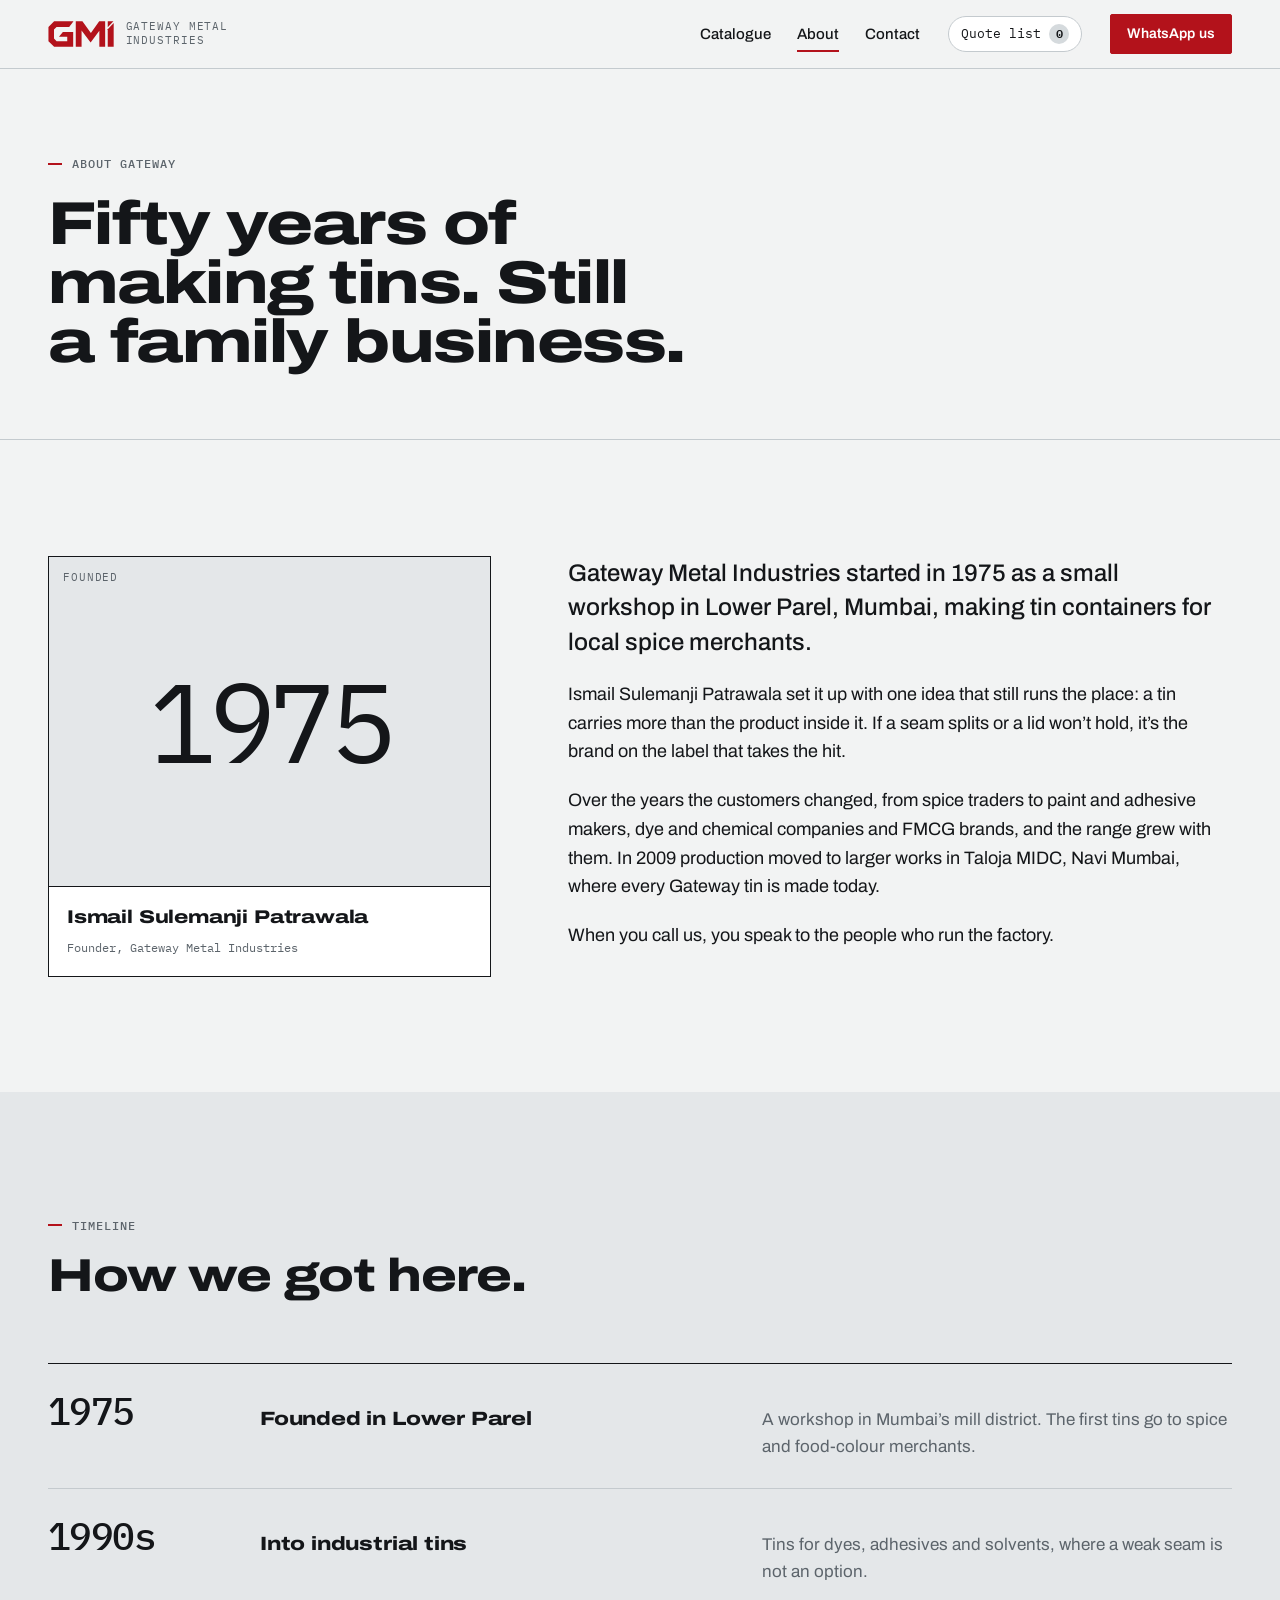
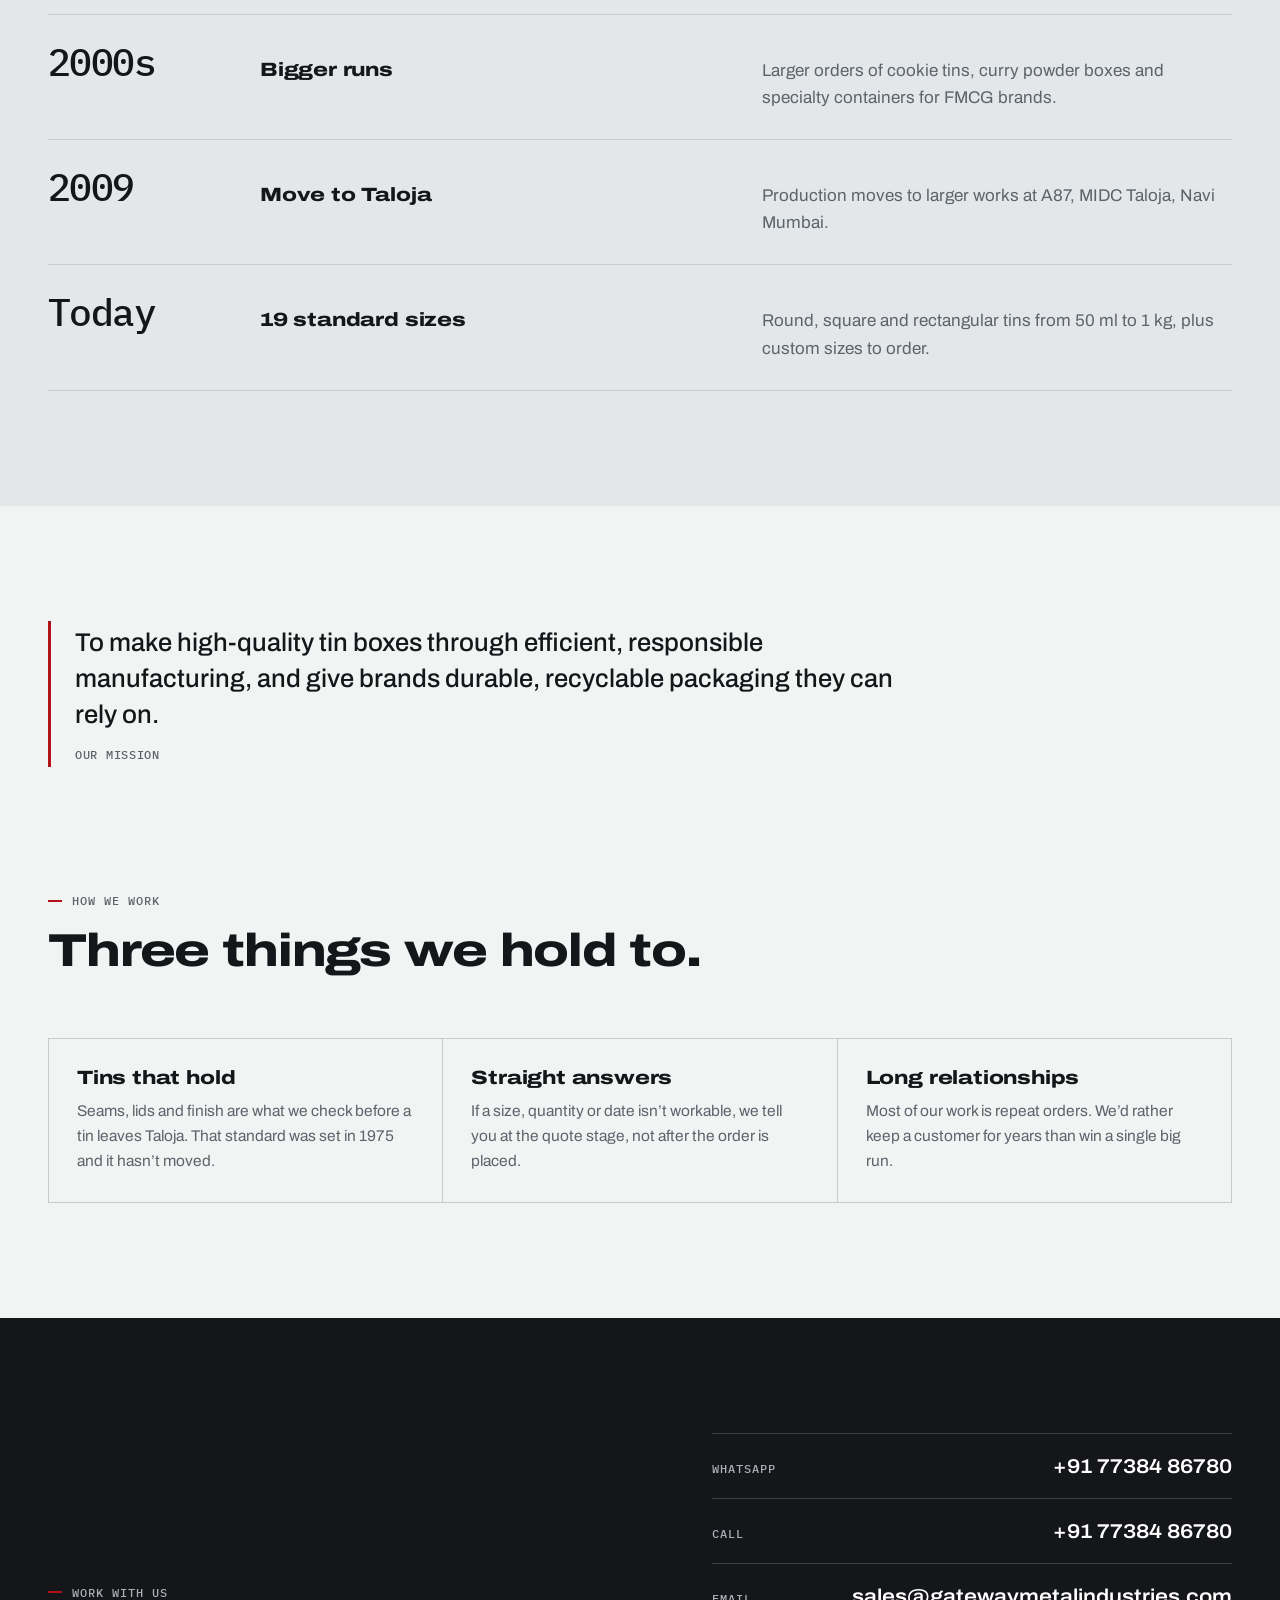
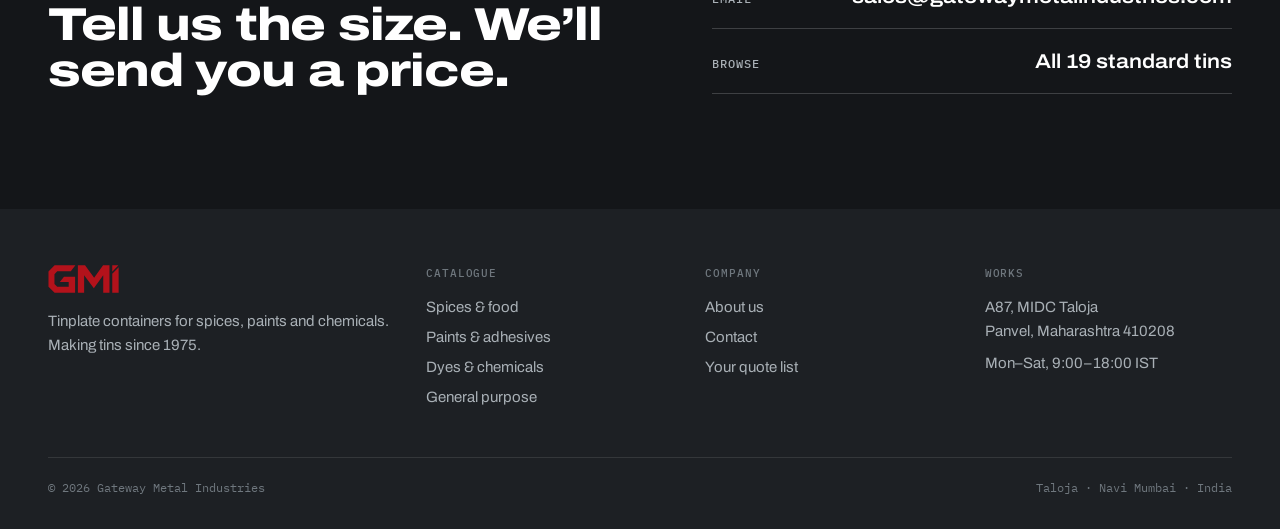
<file: about.html>
<!doctype html>
<html lang="en-IN">
<head>
<meta charset="utf-8">
<meta name="viewport" content="width=device-width, initial-scale=1">
<title>About Gateway Metal Industries · Making tins since 1975</title>
<meta name="description" content="Founded in 1975 by Ismail Sulemanji Patrawala in Lower Parel, Mumbai. Now making tinplate containers at A87, MIDC Taloja, Navi Mumbai.">
<link rel="canonical" href="https://gatewaymetalindustries.com/about.html">
<meta name="theme-color" content="#F2F3F3">
<meta property="og:type" content="website">
<meta property="og:site_name" content="Gateway Metal Industries">
<meta property="og:title" content="About Gateway Metal Industries · Making tins since 1975">
<meta property="og:description" content="Founded in 1975 by Ismail Sulemanji Patrawala in Lower Parel, Mumbai. Now making tinplate containers at A87, MIDC Taloja, Navi Mumbai.">
<meta property="og:image" content="https://gatewaymetalindustries.com/img/og.png">
<meta property="og:image:width" content="1200">
<meta property="og:image:height" content="630">
<meta property="og:image:alt" content="Gateway Metal Industries logo, est. 1975">
<meta name="twitter:card" content="summary_large_image">
<link rel="icon" href="favicon.ico" sizes="any">
<link rel="icon" type="image/png" sizes="32x32" href="favicon-32x32.png">
<link rel="apple-touch-icon" href="apple-touch-icon.png">
<link rel="manifest" href="site.webmanifest">
<link rel="preconnect" href="https://fonts.googleapis.com">
<link rel="preconnect" href="https://fonts.gstatic.com" crossorigin>
<link rel="stylesheet" href="https://fonts.googleapis.com/css2?family=Archivo:wdth,wght@62..125,100..900&family=IBM+Plex+Mono:wght@400;500;600&display=swap">
<link rel="stylesheet" href="assets/site.css">
<script>document.documentElement.classList.add('js')</script>
</head>
<body>
<a class="skip" href="#main">Skip to content</a>

<header class="site-head">
  <div class="wrap">
    <a class="brand" href="index.html" aria-label="Gateway Metal Industries, home"><img src="img/gmi.svg" alt="" width="66" height="26"><span>Gateway Metal<br>Industries</span></a>
    <nav class="nav" aria-label="Main">
      <a href="products.html">Catalogue</a>
      <a href="about.html" aria-current="page">About</a>
      <a href="contact.html">Contact</a>
    </nav>
    <a class="quote-pill" href="contact.html#quote">Quote list <b data-quote-count>0</b></a>
    <a class="btn btn--red btn--sm btn--wa-head" href="https://wa.me/917738486780" target="_blank" rel="noopener">WhatsApp us</a>
    <button class="menu-btn" type="button" aria-label="Open menu" aria-expanded="false" aria-controls="sheet"><span></span></button>
  </div>
</header>

<div class="sheet" id="sheet" role="dialog" aria-modal="true" aria-label="Menu">
  <div class="sheet-top">
    <img src="img/gmi.svg" alt="Gateway Metal Industries" width="66" height="26">
    <button class="sheet-close" type="button" aria-label="Close menu">×</button>
  </div>
  <nav aria-label="Mobile">
    <a href="index.html">Home <small>Start</small></a>
    <a href="products.html">Catalogue <small>19 tins</small></a>
    <a href="about.html" aria-current="page">About <small>Since 1975</small></a>
    <a href="contact.html">Contact <small>Get a quote</small></a>
  </nav>
  <div class="sheet-foot">
    <a class="btn btn--red" href="https://wa.me/917738486780" target="_blank" rel="noopener">WhatsApp +91 77384 86780</a>
    <a class="btn" href="tel:+917738486780">Call us</a>
  </div>
</div>

<main id="main">
  <header class="page-head">
    <div class="wrap">
      <p class="eyebrow">About Gateway</p>
      <h1 class="display">Fifty years of making tins. Still a family business.</h1>
    </div>
  </header>

  <section class="band">
    <div class="wrap story">
      <aside class="story-side">
        <div class="founder-card">
          <div class="mark"><small>Founded</small><span>1975</span></div>
          <div class="who"><b>Ismail Sulemanji Patrawala</b><span>Founder, Gateway Metal Industries</span></div>
        </div>
      </aside>
      <div class="prose">
        <p class="first">Gateway Metal Industries started in 1975 as a small workshop in Lower Parel, Mumbai, making tin containers for local spice merchants.</p>
        <p>Ismail Sulemanji Patrawala set it up with one idea that still runs the place: a tin carries more than the product inside it. If a seam splits or a lid won’t hold, it’s the brand on the label that takes the hit.</p>
        <p>Over the years the customers changed, from spice traders to paint and adhesive makers, dye and chemical companies and FMCG brands, and the range grew with them. In 2009 production moved to larger works in Taloja MIDC, Navi Mumbai, where every Gateway tin is made today.</p>
        <p>When you call us, you speak to the people who run the factory.</p>
      </div>
    </div>
  </section>

  <section class="band band--tin">
    <div class="wrap">
      <div class="band-head">
        <div>
          <p class="eyebrow">Timeline</p>
          <h2 class="h2">How we got here.</h2>
        </div>
      </div>
      <div class="timeline">
        <div class="t-row rise"><b>1975</b><h3 class="h3">Founded in Lower Parel</h3><p>A workshop in Mumbai’s mill district. The first tins go to spice and food-colour merchants.</p></div>
        <div class="t-row rise"><b>1990s</b><h3 class="h3">Into industrial tins</h3><p>Tins for dyes, adhesives and solvents, where a weak seam is not an option.</p></div>
        <div class="t-row rise"><b>2000s</b><h3 class="h3">Bigger runs</h3><p>Larger orders of cookie tins, curry powder boxes and specialty containers for FMCG brands.</p></div>
        <div class="t-row rise"><b>2009</b><h3 class="h3">Move to Taloja</h3><p>Production moves to larger works at A87, MIDC Taloja, Navi Mumbai.</p></div>
        <div class="t-row rise"><b>Today</b><h3 class="h3">19 standard sizes</h3><p>Round, square and rectangular tins from 50 ml to 1 kg, plus custom sizes to order.</p></div>
      </div>
    </div>
  </section>

  <section class="band">
    <div class="wrap">
      <blockquote class="mission rise">
        To make high-quality tin boxes through efficient, responsible manufacturing, and give brands durable, recyclable packaging they can rely on.
        <cite>Our mission</cite>
      </blockquote>
    </div>
  </section>

  <section class="band" style="padding-top:0">
    <div class="wrap">
      <div class="band-head">
        <div>
          <p class="eyebrow">How we work</p>
          <h2 class="h2">Three things we hold to.</h2>
        </div>
      </div>
      <div class="principles rise">
        <div><h3 class="h3">Tins that hold</h3><p>Seams, lids and finish are what we check before a tin leaves Taloja. That standard was set in 1975 and it hasn’t moved.</p></div>
        <div><h3 class="h3">Straight answers</h3><p>If a size, quantity or date isn’t workable, we tell you at the quote stage, not after the order is placed.</p></div>
        <div><h3 class="h3">Long relationships</h3><p>Most of our work is repeat orders. We’d rather keep a customer for years than win a single big run.</p></div>
      </div>
    </div>
  </section>

  <section class="band band--ink">
    <div class="wrap cta">
      <div>
        <p class="eyebrow">Work with us</p>
        <h2 class="h2">Tell us the size. We’ll send you a price.</h2>
      </div>
      <div class="cta-lines">
        <a href="https://wa.me/917738486780" target="_blank" rel="noopener"><span class="label">WhatsApp</span><span>+91 77384 86780</span></a>
        <a href="tel:+917738486780"><span class="label">Call</span><span>+91 77384 86780</span></a>
        <a href="mailto:sales@gatewaymetalindustries.com"><span class="label">Email</span><span>sales@gatewaymetalindustries.com</span></a>
        <a href="products.html"><span class="label">Browse</span><span>All 19 standard tins</span></a>
      </div>
    </div>
  </section>
</main>

<footer class="site-foot">
  <div class="wrap">
    <div class="foot-grid">
      <div class="brand-foot">
        <img src="img/gmi.svg" alt="Gateway Metal Industries" width="71" height="28">
        <p>Tinplate containers for spices, paints and chemicals. Making tins since 1975.</p>
      </div>
      <div>
        <h2>Catalogue</h2>
        <ul>
          <li><a href="products.html?use=spice">Spices &amp; food</a></li>
          <li><a href="products.html?use=paint">Paints &amp; adhesives</a></li>
          <li><a href="products.html?use=chemical">Dyes &amp; chemicals</a></li>
          <li><a href="products.html?use=general">General purpose</a></li>
        </ul>
      </div>
      <div>
        <h2>Company</h2>
        <ul>
          <li><a href="about.html">About us</a></li>
          <li><a href="contact.html">Contact</a></li>
          <li><a href="contact.html#quote">Your quote list</a></li>
        </ul>
      </div>
      <div>
        <h2>Works</h2>
        <p>A87, MIDC Taloja<br>Panvel, Maharashtra 410208</p>
        <p style="margin-top:8px">Mon–Sat, 9:00–18:00 IST</p>
      </div>
    </div>
    <div class="foot-base">
      <span>© <span data-year>2026</span> Gateway Metal Industries</span>
      <span>Taloja · Navi Mumbai · India</span>
    </div>
  </div>
</footer>

<script src="assets/products.js"></script>
<script src="assets/site.js"></script>
</body>
</html>
</file>
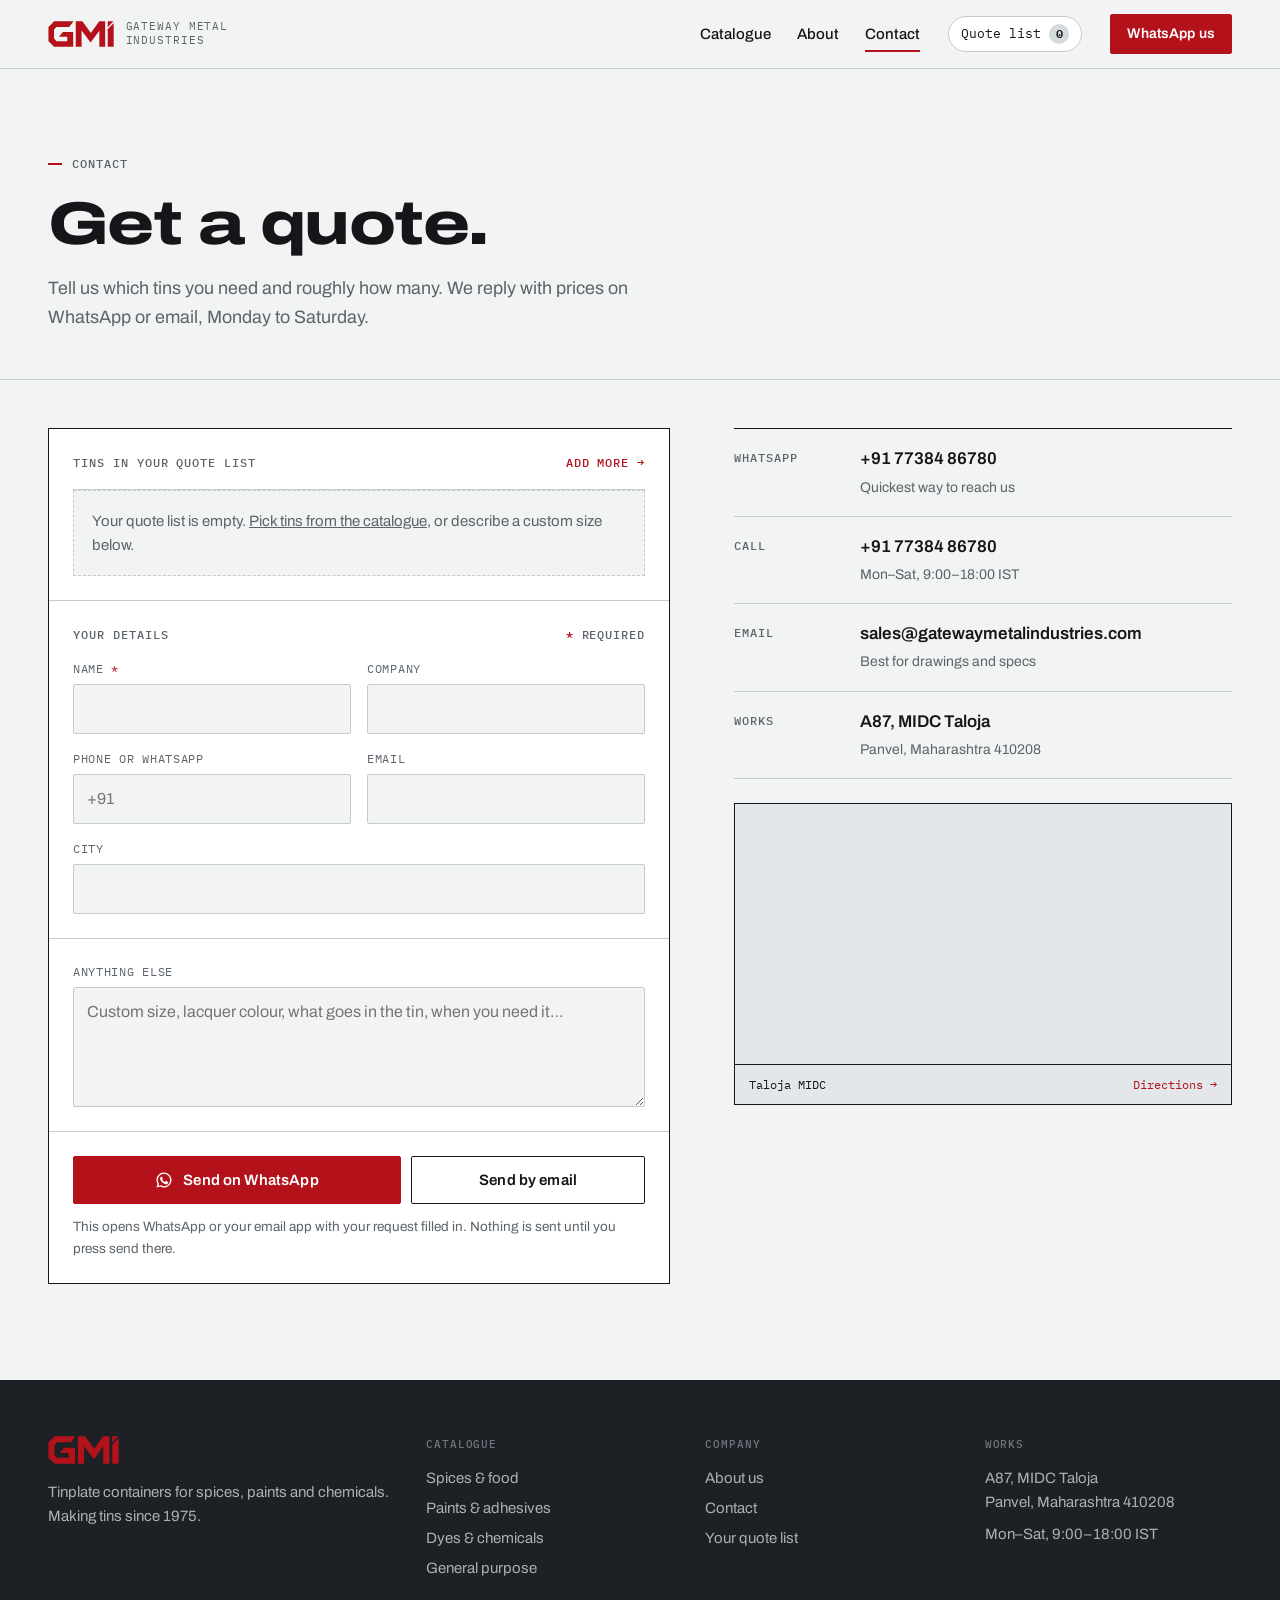
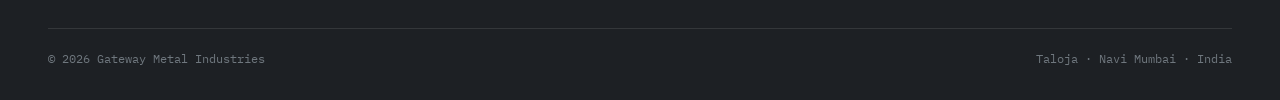
<file: contact.html>
<!doctype html>
<html lang="en-IN">
<head>
<meta charset="utf-8">
<meta name="viewport" content="width=device-width, initial-scale=1">
<title>Get a quote · Contact Gateway Metal Industries</title>
<meta name="description" content="Send your tin sizes and quantities on WhatsApp or email. A87, MIDC Taloja, Panvel, Maharashtra 410208. +91 77384 86780.">
<link rel="canonical" href="https://gatewaymetalindustries.com/contact.html">
<meta name="theme-color" content="#F2F3F3">
<meta property="og:type" content="website">
<meta property="og:site_name" content="Gateway Metal Industries">
<meta property="og:title" content="Get a quote · Contact Gateway Metal Industries">
<meta property="og:description" content="Send your tin sizes and quantities on WhatsApp or email. A87, MIDC Taloja, Panvel, Maharashtra 410208. +91 77384 86780.">
<meta property="og:image" content="https://gatewaymetalindustries.com/img/og.png">
<meta property="og:image:width" content="1200">
<meta property="og:image:height" content="630">
<meta property="og:image:alt" content="Gateway Metal Industries logo, est. 1975">
<meta name="twitter:card" content="summary_large_image">
<link rel="icon" href="favicon.ico" sizes="any">
<link rel="icon" type="image/png" sizes="32x32" href="favicon-32x32.png">
<link rel="apple-touch-icon" href="apple-touch-icon.png">
<link rel="manifest" href="site.webmanifest">
<link rel="preconnect" href="https://fonts.googleapis.com">
<link rel="preconnect" href="https://fonts.gstatic.com" crossorigin>
<link rel="stylesheet" href="https://fonts.googleapis.com/css2?family=Archivo:wdth,wght@62..125,100..900&family=IBM+Plex+Mono:wght@400;500;600&display=swap">
<link rel="stylesheet" href="assets/site.css">
<script>document.documentElement.classList.add('js')</script>
</head>
<body>
<a class="skip" href="#main">Skip to content</a>

<header class="site-head">
  <div class="wrap">
    <a class="brand" href="index.html" aria-label="Gateway Metal Industries, home"><img src="img/gmi.svg" alt="" width="66" height="26"><span>Gateway Metal<br>Industries</span></a>
    <nav class="nav" aria-label="Main">
      <a href="products.html">Catalogue</a>
      <a href="about.html">About</a>
      <a href="contact.html" aria-current="page">Contact</a>
    </nav>
    <a class="quote-pill" href="contact.html#quote">Quote list <b data-quote-count>0</b></a>
    <a class="btn btn--red btn--sm btn--wa-head" href="https://wa.me/917738486780" target="_blank" rel="noopener">WhatsApp us</a>
    <button class="menu-btn" type="button" aria-label="Open menu" aria-expanded="false" aria-controls="sheet"><span></span></button>
  </div>
</header>

<div class="sheet" id="sheet" role="dialog" aria-modal="true" aria-label="Menu">
  <div class="sheet-top">
    <img src="img/gmi.svg" alt="Gateway Metal Industries" width="66" height="26">
    <button class="sheet-close" type="button" aria-label="Close menu">×</button>
  </div>
  <nav aria-label="Mobile">
    <a href="index.html">Home <small>Start</small></a>
    <a href="products.html">Catalogue <small>19 tins</small></a>
    <a href="about.html">About <small>Since 1975</small></a>
    <a href="contact.html" aria-current="page">Contact <small>Get a quote</small></a>
  </nav>
  <div class="sheet-foot">
    <a class="btn btn--red" href="https://wa.me/917738486780" target="_blank" rel="noopener">WhatsApp +91 77384 86780</a>
    <a class="btn" href="tel:+917738486780">Call us</a>
  </div>
</div>

<main id="main">
  <header class="page-head">
    <div class="wrap">
      <p class="eyebrow">Contact</p>
      <h1 class="display">Get a quote.</h1>
      <p class="lede">Tell us which tins you need and roughly how many. We reply with prices on WhatsApp or email, Monday to Saturday.</p>
    </div>
  </header>

  <div class="wrap contact">
    <form class="form" id="quote" novalidate>
      <div class="form-sec">
        <p class="label"><span>Tins in your quote list</span><a class="red" href="products.html" style="text-decoration:none">Add more →</a></p>
        <div class="qlist" id="qlist"></div>
        <p class="qempty" id="qempty">Your quote list is empty. <a href="products.html">Pick tins from the catalogue</a>, or describe a custom size below.</p>
      </div>

      <div class="form-sec">
        <p class="label"><span>Your details</span><span><i class="red" style="font-style:normal">*</i> required</span></p>
        <div class="fields">
          <div class="field" id="f-name">
            <label for="name">Name <i>*</i></label>
            <input id="name" name="name" autocomplete="name" required>
            <span class="err">Enter your name.</span>
          </div>
          <div class="field">
            <label for="company">Company</label>
            <input id="company" name="company" autocomplete="organization">
          </div>
          <div class="field" id="f-phone">
            <label for="phone">Phone or WhatsApp</label>
            <input id="phone" name="phone" type="tel" inputmode="tel" autocomplete="tel" placeholder="+91">
            <span class="err">Enter a phone number or an email address.</span>
          </div>
          <div class="field" id="f-email">
            <label for="email">Email</label>
            <input id="email" name="email" type="email" inputmode="email" autocomplete="email">
            <span class="err">Enter a valid email address, like name@company.com.</span>
          </div>
          <div class="field full">
            <label for="city">City</label>
            <input id="city" name="city" autocomplete="address-level2">
          </div>
        </div>
      </div>

      <div class="form-sec">
        <div class="field full" id="f-msg">
          <label for="msg">Anything else</label>
          <textarea id="msg" name="msg" placeholder="Custom size, lacquer colour, what goes in the tin, when you need it…"></textarea>
          <span class="err">Add at least one tin to your list, or describe what you need here.</span>
        </div>
      </div>

      <div class="form-sec">
        <div class="send">
          <button class="btn btn--red" type="submit" data-via="wa">
            <svg viewBox="0 0 24 24" fill="currentColor" aria-hidden="true"><path d="M12 2a10 10 0 0 0-8.6 15.1L2 22l5-1.3A10 10 0 1 0 12 2Zm0 18.2a8.2 8.2 0 0 1-4.2-1.1l-.3-.2-3 .8.8-2.9-.2-.3A8.2 8.2 0 1 1 12 20.2Zm4.5-6.1c-.2-.1-1.5-.7-1.7-.8-.2-.1-.4-.1-.6.1l-.8 1c-.1.2-.3.2-.5.1a6.7 6.7 0 0 1-3.3-2.9c-.2-.4.2-.4.7-1.3.1-.2 0-.3 0-.4l-.8-1.8c-.2-.5-.4-.4-.6-.4h-.5a1 1 0 0 0-.7.3 3 3 0 0 0-.9 2.2 5.2 5.2 0 0 0 1.1 2.7 11.8 11.8 0 0 0 4.5 4c1.7.7 2.3.8 3.2.6.5-.1 1.5-.6 1.7-1.2.2-.6.2-1.1.2-1.2-.1-.1-.3-.2-.5-.3Z"/></svg>
            Send on WhatsApp
          </button>
          <button class="btn" type="submit" data-via="email">Send by email</button>
        </div>
        <p class="send-note">This opens WhatsApp or your email app with your request filled in. Nothing is sent until you press send there.</p>
      </div>
    </form>

    <aside>
      <div class="direct">
        <a href="https://wa.me/917738486780" target="_blank" rel="noopener"><span class="label">WhatsApp</span><span><strong>+91 77384 86780</strong><small>Quickest way to reach us</small></span></a>
        <a href="tel:+917738486780"><span class="label">Call</span><span><strong>+91 77384 86780</strong><small>Mon–Sat, 9:00–18:00 IST</small></span></a>
        <a href="mailto:sales@gatewaymetalindustries.com"><span class="label">Email</span><span><strong>sales@gatewaymetalindustries.com</strong><small>Best for drawings and specs</small></span></a>
        <div class="line" id="visit"><span class="label">Works</span><span><strong>A87, MIDC Taloja</strong><small>Panvel, Maharashtra 410208</small></span></div>
      </div>
      <div class="map">
        <iframe src="https://maps.google.com/maps?q=Gateway+Metal+Industries,+A87,+MIDC+Taloja,+Panvel,+Maharashtra+410208&z=14&output=embed" loading="lazy" referrerpolicy="no-referrer-when-downgrade" title="Map of Gateway Metal Industries, Taloja"></iframe>
        <div class="map-foot"><span>Taloja MIDC</span><a href="https://www.google.com/maps/search/?api=1&query=Gateway+Metal+Industries+Taloja+Panvel" target="_blank" rel="noopener">Directions →</a></div>
      </div>
    </aside>
  </div>
</main>

<footer class="site-foot">
  <div class="wrap">
    <div class="foot-grid">
      <div class="brand-foot">
        <img src="img/gmi.svg" alt="Gateway Metal Industries" width="71" height="28">
        <p>Tinplate containers for spices, paints and chemicals. Making tins since 1975.</p>
      </div>
      <div>
        <h2>Catalogue</h2>
        <ul>
          <li><a href="products.html?use=spice">Spices &amp; food</a></li>
          <li><a href="products.html?use=paint">Paints &amp; adhesives</a></li>
          <li><a href="products.html?use=chemical">Dyes &amp; chemicals</a></li>
          <li><a href="products.html?use=general">General purpose</a></li>
        </ul>
      </div>
      <div>
        <h2>Company</h2>
        <ul>
          <li><a href="about.html">About us</a></li>
          <li><a href="contact.html">Contact</a></li>
          <li><a href="contact.html#quote">Your quote list</a></li>
        </ul>
      </div>
      <div>
        <h2>Works</h2>
        <p>A87, MIDC Taloja<br>Panvel, Maharashtra 410208</p>
        <p style="margin-top:8px">Mon–Sat, 9:00–18:00 IST</p>
      </div>
    </div>
    <div class="foot-base">
      <span>© <span data-year>2026</span> Gateway Metal Industries</span>
      <span>Taloja · Navi Mumbai · India</span>
    </div>
  </div>
</footer>

<script src="assets/products.js"></script>
<script src="assets/site.js"></script>
<script src="assets/contact.js"></script>
</body>
</html>
</file>
<file: assets/site.css>
/* Gateway Metal Industries — site styles
   Palette: tinplate greys, graphite ink, GMI red (from the logo) used like
   dimension lines on an engineering drawing. */

:root {
  --paper: #F2F3F3;
  --tin: #E4E7E9;
  --tin-2: #D5DADD;
  --rule: #C4CACE;
  --steel: #5C646B;
  --ink: #141619;
  --ink-2: #1D2024;
  --red: #B3121B;
  --red-ink: #8F0E15;
  --white: #FFFFFF;

  --sans: 'Archivo', system-ui, -apple-system, 'Segoe UI', sans-serif;
  --mono: 'IBM Plex Mono', ui-monospace, 'SF Mono', Menlo, monospace;

  --gutter: clamp(16px, 4vw, 48px);
  --max: 1280px;
  --nav-h: 68px;
  --radius: 2px;
  --ease: cubic-bezier(.2, .7, .1, 1);
}

*, *::before, *::after { box-sizing: border-box; }
html { -webkit-text-size-adjust: 100%; overflow-x: clip; scroll-padding-top: calc(var(--nav-h) + 16px); }
body {
  margin: 0;
  background: var(--paper);
  color: var(--ink);
  font-family: var(--sans);
  font-stretch: 100%;
  font-size: 17px;
  line-height: 1.6;
  overflow-x: clip;
  -webkit-font-smoothing: antialiased;
}
img, svg, canvas { display: block; max-width: 100%; }
a { color: inherit; }
button, input, select, textarea { font: inherit; color: inherit; }
h1, h2, h3, h4, p, ul, ol, dl, dd, figure, blockquote { margin: 0; }
ul, ol { padding: 0; list-style: none; }

:focus-visible { outline: 2px solid var(--red); outline-offset: 3px; }

.skip {
  position: absolute; left: 12px; top: -60px; z-index: 100;
  background: var(--ink); color: var(--white); padding: 10px 14px; text-decoration: none;
}
.skip:focus { top: 12px; }

.wrap { width: 100%; max-width: var(--max); margin-inline: auto; padding-inline: var(--gutter); }

/* ── Type ─────────────────────────────────────────── */
.display, .h2, .h3 {
  font-family: var(--sans);
  font-stretch: 125%;
  font-weight: 800;
  letter-spacing: -.025em;
  text-wrap: balance;
}
.display { font-size: clamp(1.95rem, 3.6vw + .9rem, 4.3rem); line-height: .97; }
.h2 { font-size: clamp(1.9rem, 3.6vw, 3.1rem); line-height: 1; }
.h3 { font-size: 1.2rem; line-height: 1.15; letter-spacing: -.01em; }
.lede { font-size: clamp(1.05rem, 1.4vw, 1.2rem); color: var(--steel); max-width: 34em; }
.muted { color: var(--steel); }

.label, .eyebrow {
  font-family: var(--mono);
  font-size: 12px;
  font-weight: 500;
  letter-spacing: .08em;
  text-transform: uppercase;
}
.eyebrow { display: inline-flex; align-items: center; gap: 10px; color: var(--steel); }
.eyebrow::before { content: ''; width: 14px; height: 2px; background: var(--red); }
.mono { font-family: var(--mono); }
.red { color: var(--red); }

/* ── Buttons ──────────────────────────────────────── */
.btn {
  display: inline-flex; align-items: center; justify-content: center; gap: 10px;
  min-height: 48px; padding: 0 22px;
  border: 1.5px solid var(--ink); border-radius: var(--radius);
  background: transparent; color: var(--ink);
  font-family: var(--sans); font-weight: 600; font-size: 15px; letter-spacing: .01em;
  text-decoration: none; cursor: pointer;
  transition: background .18s, color .18s, border-color .18s, transform .18s var(--ease);
}
.btn:hover { background: var(--ink); color: var(--white); }
.btn:active { transform: translateY(1px); }
.btn--red { background: var(--red); border-color: var(--red); color: var(--white); }
.btn--red:hover { background: var(--red-ink); border-color: var(--red-ink); }
.btn--light { border-color: rgba(255,255,255,.4); color: var(--white); }
.btn--light:hover { background: var(--white); color: var(--ink); border-color: var(--white); }
.btn--sm { min-height: 40px; padding: 0 16px; font-size: 14px; }
.btn svg { width: 18px; height: 18px; flex: none; }

.link-arrow {
  display: inline-flex; align-items: center; gap: 8px;
  font-weight: 600; text-decoration: none; border-bottom: 1.5px solid currentColor; padding-bottom: 2px;
}
.link-arrow::after { content: '→'; transition: transform .2s var(--ease); }
.link-arrow:hover::after { transform: translateX(4px); }

/* ── Header ───────────────────────────────────────── */
.site-head {
  position: sticky; top: 0; z-index: 50;
  background: rgba(242, 243, 243, .88);
  -webkit-backdrop-filter: saturate(1.4) blur(12px);
  backdrop-filter: saturate(1.4) blur(12px);
  border-bottom: 1px solid var(--rule);
}
.site-head .wrap { display: flex; align-items: center; gap: 28px; height: var(--nav-h); }
.brand { display: flex; align-items: center; gap: 12px; text-decoration: none; margin-right: auto; }
.brand img { height: 26px; width: auto; }
.brand span { font-family: var(--mono); font-size: 11px; letter-spacing: .08em; text-transform: uppercase; color: var(--steel); line-height: 1.25; }
.nav { display: flex; align-items: center; gap: 26px; }
.nav a { text-decoration: none; font-weight: 500; font-size: 15px; position: relative; padding: 6px 0; }
.nav a[aria-current="page"]::after,
.nav a:hover::after { content: ''; position: absolute; left: 0; right: 0; bottom: 0; height: 2px; background: var(--red); }
.quote-pill {
  display: inline-flex; align-items: center; gap: 8px; text-decoration: none;
  font-family: var(--mono); font-size: 13px; padding: 7px 12px; white-space: nowrap; flex: none;
  border: 1px solid var(--rule); border-radius: 99px; background: var(--white);
}
@media (max-width: 400px) { .quote-pill { font-size: 12px; padding: 6px 9px; gap: 6px; } .brand img { height: 22px; } }
.quote-pill b { display: inline-grid; place-items: center; min-width: 20px; height: 20px; padding: 0 5px; border-radius: 99px; background: var(--tin-2); font-weight: 600; font-size: 12px; }
.quote-pill.has b { background: var(--red); color: var(--white); }
.menu-btn { display: none; width: 44px; height: 44px; border: 1px solid var(--rule); border-radius: var(--radius); background: var(--white); cursor: pointer; place-items: center; }
.menu-btn span { display: block; width: 18px; height: 1.5px; background: var(--ink); box-shadow: 0 -6px 0 var(--ink), 0 6px 0 var(--ink); }

.sheet {
  position: fixed; inset: 0; z-index: 60; background: var(--paper);
  display: flex; flex-direction: column; padding: 16px var(--gutter) 32px;
  transform: translateY(-100%); visibility: hidden;
  transition: transform .35s var(--ease), visibility 0s .35s;
}
.sheet.open { transform: none; visibility: visible; transition: transform .35s var(--ease); }
.sheet-top { display: flex; justify-content: space-between; align-items: center; height: calc(var(--nav-h) - 16px); }
.sheet-close { width: 44px; height: 44px; border: 1px solid var(--rule); background: var(--white); border-radius: var(--radius); font-size: 22px; cursor: pointer; }
.sheet nav { display: flex; flex-direction: column; margin-top: 28px; border-top: 1px solid var(--rule); }
.sheet nav a { font-stretch: 125%; font-weight: 800; font-size: 2rem; letter-spacing: -.02em; text-decoration: none; padding: 14px 0; border-bottom: 1px solid var(--rule); display: flex; justify-content: space-between; align-items: baseline; }
.sheet nav a small { font-family: var(--mono); font-size: 12px; font-weight: 400; color: var(--steel); font-stretch: 100%; letter-spacing: .06em; }
.sheet-foot { margin-top: auto; display: grid; gap: 10px; }

@media (max-width: 880px) {
  .nav, .site-head .btn--wa-head { display: none; }
  .menu-btn { display: grid; }
  .brand span { display: none; }
  .site-head .wrap { gap: 10px; }
}

/* ── Sections ─────────────────────────────────────── */
.band { padding-block: clamp(64px, 9vw, 128px); }
.band--tin { background: var(--tin); }
.band--ink { background: var(--ink); color: var(--white); }
.band--ink .muted, .band--ink .lede { color: #A9B0B6; }
.band--ink .eyebrow { color: #A9B0B6; }
.band-head { display: grid; grid-template-columns: minmax(0, 1.25fr) minmax(0, .75fr); gap: 24px 48px; align-items: end; margin-bottom: clamp(36px, 5vw, 64px); }
.band-head .eyebrow { margin-bottom: 18px; }
@media (max-width: 820px) { .band-head { grid-template-columns: minmax(0, 1fr); } }

/* ── Hero ─────────────────────────────────────────── */
.hero { padding-block: clamp(28px, 4vw, 56px) clamp(48px, 6vw, 88px); }
.hero-grid { display: grid; grid-template-columns: minmax(0, .9fr) minmax(0, 1.1fr); gap: clamp(28px, 4vw, 64px); align-items: center; }
.hero-copy .eyebrow { margin-bottom: 26px; }
.hero-copy .display { margin-bottom: 24px; }
.hero-copy .display em { font-style: normal; color: var(--red); }
.hero-actions { display: flex; flex-wrap: wrap; gap: 12px; margin-top: 32px; }
.hero-meta { display: flex; flex-wrap: wrap; gap: 8px 22px; margin-top: 36px; padding-top: 20px; border-top: 1px solid var(--rule); font-family: var(--mono); font-size: 13px; color: var(--steel); }
.hero-meta b { color: var(--ink); font-weight: 500; }
@media (max-width: 960px) {
  .hero-grid { grid-template-columns: minmax(0, 1fr); }
}

/* The drawing sheet that holds the 3D tin */
.stage-wrap { display: grid; grid-template-columns: minmax(0, 1fr); gap: 14px; min-width: 0; }
.stage {
  position: relative; aspect-ratio: 1 / .92; width: 100%;
  background-color: #E9ECEE;
  background-image:
    linear-gradient(rgba(20,22,25,.07) 1px, transparent 1px),
    linear-gradient(90deg, rgba(20,22,25,.07) 1px, transparent 1px),
    linear-gradient(rgba(20,22,25,.035) 1px, transparent 1px),
    linear-gradient(90deg, rgba(20,22,25,.035) 1px, transparent 1px);
  background-size: 64px 64px, 64px 64px, 16px 16px, 16px 16px;
  background-position: -1px -1px;
  border: 1px solid var(--rule);
  overflow: hidden;
  touch-action: pan-y;
  cursor: grab;
}
.stage:active { cursor: grabbing; }
.stage::before {
  /* vignette so the tin sits in light, like a product shot */
  content: ''; position: absolute; inset: 0; pointer-events: none;
  background: radial-gradient(ellipse 60% 55% at 50% 52%, rgba(255,255,255,.75), rgba(255,255,255,0) 70%);
}
.stage canvas { position: absolute; inset: 0; width: 100% !important; height: 100% !important; }
.stage .dims { position: absolute; inset: 0; width: 100%; height: 100%; pointer-events: none; overflow: visible; }
.dims line { stroke: var(--red); stroke-width: 1; }
.dims .ext { stroke: rgba(179,18,27,.55); stroke-dasharray: 3 3; }
.dims path { fill: var(--red); }
.dims text { font-family: var(--mono); font-size: 13px; font-weight: 500; fill: var(--red); }
.dims .halo { stroke: #EEF0F1; stroke-width: 5px; paint-order: stroke; stroke-linejoin: round; }
.stage-fallback { position: absolute; inset: 0; display: none; place-items: center; background: var(--white); }
.stage-fallback img { max-height: 92%; width: auto; }
.stage.no-gl .stage-fallback { display: grid; }
.stage.no-gl ~ .picker, .stage.no-gl .stage-hint { display: none; }
.stage-corner { position: absolute; width: 14px; height: 14px; border-color: var(--ink); border-style: solid; opacity: .5; pointer-events: none; }
.stage-corner.tl { top: 10px; left: 10px; border-width: 1.5px 0 0 1.5px; }
.stage-corner.tr { top: 10px; right: 10px; border-width: 1.5px 1.5px 0 0; }
.stage-corner.bl { bottom: 10px; left: 10px; border-width: 0 0 1.5px 1.5px; }
.stage-hint { position: absolute; top: 14px; left: 32px; font-family: var(--mono); font-size: 11px; letter-spacing: .08em; text-transform: uppercase; color: var(--steel); pointer-events: none; }

/* Title block, as in the corner of a technical drawing */
.title-block {
  position: absolute; right: -1px; bottom: -1px; z-index: 2;
  display: grid; grid-template-columns: auto auto; background: rgba(255,255,255,.92);
  border: 1px solid var(--ink); font-family: var(--mono); font-size: 11px; line-height: 1.3;
  pointer-events: none; min-width: 230px;
}
.title-block div { padding: 6px 9px; border-right: 1px solid var(--ink); border-bottom: 1px solid var(--ink); }
.title-block div:nth-child(2n) { border-right: 0; }
.title-block div:nth-last-child(-n+2) { border-bottom: 0; }
.title-block dt, .title-block .k { color: var(--steel); font-size: 9.5px; letter-spacing: .08em; text-transform: uppercase; display: block; }
.title-block .wide { grid-column: 1 / -1; border-right: 0; }
.title-block .wide b { font-weight: 600; font-size: 12px; }
@media (max-width: 600px) {
  .stage { aspect-ratio: 1 / 1.12; }
  .title-block { min-width: 0; font-size: 10px; grid-template-columns: auto; }
  .title-block div { padding: 4px 8px; border-right: 0; }
  .title-block .tb-x { display: none; }
  .title-block div:nth-last-child(-n+2) { border-bottom: 1px solid var(--ink); }
  .title-block div:last-child { border-bottom: 0; }
  .stage-hint { left: 30px; }
  .picker-row { flex-wrap: wrap; row-gap: 8px; }
  .picker-row .chips { flex: 1 1 calc(100% - 68px); }
  .picker-row .lid-toggle { margin-left: 68px; }
}

.picker { display: grid; grid-template-columns: minmax(0, 1fr); gap: 12px; min-width: 0; }
.picker-row { display: flex; align-items: center; gap: 14px; min-width: 0; }
.picker-row .label { color: var(--steel); width: 54px; flex: none; }
.chips { display: flex; gap: 6px; overflow-x: auto; scrollbar-width: none; padding: 2px; margin: -2px; }
.chips::-webkit-scrollbar { display: none; }
.chip {
  flex: none; font-family: var(--mono); font-size: 12.5px; padding: 7px 11px; min-height: 36px;
  border: 1px solid var(--rule); background: var(--white); border-radius: var(--radius); cursor: pointer; white-space: nowrap;
  transition: border-color .15s, background .15s, color .15s;
}
.chip:hover { border-color: var(--ink); }
.chip[aria-pressed="true"] { background: var(--ink); color: var(--white); border-color: var(--ink); }
.swatch {
  flex: none; display: inline-flex; align-items: center; gap: 8px; font-family: var(--mono); font-size: 12.5px;
  padding: 5px 11px 5px 6px; min-height: 36px; border: 1px solid var(--rule); background: var(--white); border-radius: 99px; cursor: pointer;
}
.swatch i { width: 22px; height: 22px; border-radius: 50%; box-shadow: inset 0 0 0 1px rgba(0,0,0,.15), inset -4px -5px 8px rgba(0,0,0,.18), inset 3px 4px 6px rgba(255,255,255,.55); }
.swatch[aria-pressed="true"] { border-color: var(--ink); box-shadow: 0 0 0 1px var(--ink); }
.lid-toggle { margin-left: auto; }

/* ── Spec strip (real facts only) ─────────────────── */
.spec-strip { border-block: 1px solid var(--ink); display: grid; grid-template-columns: repeat(5, minmax(0, 1fr)); }
.spec-strip > div { padding: 22px 20px 20px; border-right: 1px solid var(--rule); }
.spec-strip > div:last-child { border-right: 0; }
.spec-strip dt { font-family: var(--mono); font-size: 11px; letter-spacing: .08em; text-transform: uppercase; color: var(--steel); margin-bottom: 8px; }
.spec-strip dd { font-stretch: 125%; font-weight: 700; font-size: clamp(1.15rem, 1.8vw, 1.5rem); line-height: 1.1; letter-spacing: -.015em; }
@media (max-width: 960px) {
  .spec-strip { grid-template-columns: repeat(2, minmax(0, 1fr)); }
  .spec-strip > div { border-bottom: 1px solid var(--rule); }
  .spec-strip > div:nth-child(2n) { border-right: 0; }
  .spec-strip > div:last-child { grid-column: 1 / -1; border-bottom: 0; }
}

/* ── Industry panels ──────────────────────────────── */
.uses { display: grid; grid-template-columns: repeat(3, minmax(0, 1fr)); gap: 1px; background: var(--rule); border: 1px solid var(--rule); }
.use { background: var(--paper); display: flex; flex-direction: column; text-decoration: none; transition: background .2s; }
.use:hover { background: var(--white); }
.use-img { aspect-ratio: 5 / 4; background: var(--white); overflow: hidden; position: relative; border-bottom: 1px solid var(--rule); }
.use-img img { width: 100%; height: 100%; object-fit: contain; object-position: 50% 50%; transform: scale(1.22); transition: transform .6s var(--ease); }
.use:hover .use-img img { transform: scale(1.28); }
.use-img .label { position: absolute; left: 14px; top: 14px; color: var(--steel); }
.use-body { padding: 24px 24px 26px; display: flex; flex-direction: column; gap: 14px; flex: 1; }
.use-list { font-family: var(--mono); font-size: 13px; color: var(--steel); display: grid; gap: 4px; }
.use-list li { display: flex; justify-content: space-between; gap: 12px; white-space: nowrap; border-bottom: 1px dashed var(--rule); padding-bottom: 4px; }
.use-list li span:last-child { color: var(--ink); }
.use .link-arrow { margin-top: auto; align-self: flex-start; }
@media (max-width: 900px) { .uses { grid-template-columns: minmax(0, 1fr); } .use-img { aspect-ratio: 4 / 3; } }

/* ── Process ──────────────────────────────────────── */
.steps { display: grid; grid-template-columns: repeat(4, minmax(0, 1fr)); gap: 0; counter-reset: step; position: relative; }
.step { position: relative; padding: 0 28px 0 0; }
.step-mark { display: flex; align-items: center; gap: 12px; margin-bottom: 22px; }
.step-mark b { font-family: var(--mono); font-weight: 500; font-size: 13px; color: var(--red); }
.step-mark::after { content: ''; flex: 1; height: 1px; background: var(--red); opacity: .5; }
.step:last-child .step-mark::after { background: linear-gradient(90deg, var(--red), transparent); }
.step h3 { margin-bottom: 10px; }
.step p { color: #A9B0B6; font-size: 15.5px; }
@media (max-width: 900px) {
  .steps { grid-template-columns: minmax(0, 1fr) minmax(0, 1fr); row-gap: 40px; }
}
@media (max-width: 560px) { .steps { grid-template-columns: minmax(0, 1fr); } .step { padding-right: 0; } }

/* ── Custom work ──────────────────────────────────── */
.custom { display: grid; grid-template-columns: minmax(0, 1fr) minmax(0, 1fr); gap: clamp(32px, 6vw, 96px); align-items: start; }
.custom .eyebrow { margin-bottom: 18px; }
.custom .h2 { margin-bottom: 22px; }
.custom .btn { margin-top: 28px; }
.spec-sheet { border: 1px solid var(--ink); background: var(--white); }
.spec-sheet-head { display: flex; justify-content: space-between; padding: 10px 16px; border-bottom: 1px solid var(--ink); font-family: var(--mono); font-size: 11px; letter-spacing: .08em; text-transform: uppercase; }
.spec-sheet dl { display: grid; grid-template-columns: 140px 1fr; }
.spec-sheet dt, .spec-sheet dd { padding: 14px 16px; border-bottom: 1px solid var(--rule); }
.spec-sheet dt { font-family: var(--mono); font-size: 12px; letter-spacing: .06em; text-transform: uppercase; color: var(--steel); border-right: 1px solid var(--rule); }
.spec-sheet dd { font-size: 15.5px; }
.spec-sheet dt:nth-last-of-type(1), .spec-sheet dd:last-of-type { border-bottom: 0; }
@media (max-width: 820px) { .custom { grid-template-columns: minmax(0, 1fr); } .spec-sheet dl { grid-template-columns: 110px 1fr; } }

/* ── Heritage strip ───────────────────────────────── */
.years { display: grid; grid-template-columns: repeat(3, minmax(0, 1fr)); border-top: 1px solid var(--ink); }
.year { padding: 22px 24px 0 0; position: relative; }
.year::before { content: ''; position: absolute; top: -5px; left: 0; width: 9px; height: 9px; background: var(--red); }
.year b { display: block; font-family: var(--mono); font-weight: 500; font-size: clamp(2rem, 4vw, 3.2rem); letter-spacing: -.04em; line-height: 1; margin-bottom: 12px; }
.year p { color: var(--steel); font-size: 15.5px; max-width: 26em; }
@media (max-width: 760px) { .years { grid-template-columns: minmax(0, 1fr); gap: 28px; border-top: 0; border-left: 1px solid var(--ink); padding-left: 22px; } .year { padding: 0; } .year::before { top: 10px; left: -27px; } }

/* ── Call-to-action band ──────────────────────────── */
.cta { display: grid; grid-template-columns: minmax(0, 1.2fr) minmax(0, 1fr); gap: 40px; align-items: end; }
.cta .h2 { color: var(--white); }
.cta-lines { display: grid; border-top: 1px solid rgba(255,255,255,.18); }
.cta-lines a { display: flex; justify-content: space-between; align-items: baseline; gap: 16px; padding: 16px 0; border-bottom: 1px solid rgba(255,255,255,.18); text-decoration: none; transition: color .15s, padding .25s var(--ease); }
.cta-lines a:hover { color: #FF8A8F; padding-left: 6px; }
.cta-lines .label { color: #A9B0B6; }
.cta-lines span:last-child { font-stretch: 112%; font-weight: 600; font-size: clamp(1rem, 1.6vw, 1.25rem); overflow-wrap: anywhere; text-align: right; }
@media (max-width: 860px) { .cta { grid-template-columns: minmax(0, 1fr); } }

/* ── Footer ───────────────────────────────────────── */
.site-foot { background: var(--ink-2); color: #A9B0B6; padding-block: 56px 32px; font-size: 15px; }
.foot-grid { display: grid; grid-template-columns: 1.4fr 1fr 1fr 1fr; gap: 32px; }
.site-foot .brand-foot img { height: 28px; width: auto; margin-bottom: 16px; }
.site-foot h2 { font-family: var(--mono); font-size: 11px; font-weight: 500; letter-spacing: .08em; text-transform: uppercase; color: #6F777E; margin-bottom: 12px; }
.site-foot a { text-decoration: none; }
.site-foot a:hover { color: var(--white); }
.site-foot li + li { margin-top: 6px; }
.foot-base { display: flex; flex-wrap: wrap; justify-content: space-between; gap: 12px; margin-top: 48px; padding-top: 20px; border-top: 1px solid rgba(255,255,255,.1); font-family: var(--mono); font-size: 12px; color: #6F777E; }
@media (max-width: 860px) { .foot-grid { grid-template-columns: minmax(0, 1fr) minmax(0, 1fr); } .foot-grid > :first-child { grid-column: 1 / -1; } }

/* ── Page header (inner pages) ────────────────────── */
.page-head { padding-block: clamp(40px, 6vw, 88px) clamp(28px, 4vw, 48px); border-bottom: 1px solid var(--rule); }
.page-head .eyebrow { margin-bottom: 22px; }
.page-head .display { max-width: 15em; margin-bottom: 20px; }

/* ── Catalogue ────────────────────────────────────── */
.filters {
  position: sticky; top: var(--nav-h); z-index: 20;
  background: rgba(242, 243, 243, .94);
  -webkit-backdrop-filter: blur(10px); backdrop-filter: blur(10px);
  border-bottom: 1px solid var(--rule);
}
.filters .wrap { display: flex; flex-wrap: wrap; gap: 10px 28px; align-items: center; padding-block: 12px; }
.filter-group { display: flex; align-items: center; gap: 10px; min-width: 0; max-width: 100%; }
.filter-group .label { color: var(--steel); flex: none; }
.count { margin-left: auto; font-family: var(--mono); font-size: 13px; color: var(--steel); }
@media (max-width: 760px) { .count { display: none; } .filter-group { width: 100%; } .filter-group .label { width: 48px; } }

.grid { display: grid; grid-template-columns: repeat(auto-fill, minmax(250px, 1fr)); gap: 1px; background: var(--rule); border: 1px solid var(--rule); margin-block: 32px 96px; }
@media (max-width: 560px) { .grid { grid-template-columns: minmax(0, 1fr) minmax(0, 1fr); } }
.card { background: var(--paper); display: flex; flex-direction: column; position: relative; }
.card[hidden] { display: none; }
.card-img {
  position: relative; aspect-ratio: 1 / 1; background: var(--white); overflow: hidden; border: 0; padding: 0; cursor: zoom-in; width: 100%;
}
.card-img img { position: absolute; inset: 0; width: 100%; height: 100%; object-fit: cover; object-position: 50% 56%; transform: scale(1.16); transition: opacity .35s, transform .6s var(--ease); }
.card-img img + img { opacity: 0; }
@media (hover: hover) {
  .card:hover .card-img img + img { opacity: 1; }
  .card:hover .card-img img { transform: scale(1.21); }
}
.card-code { position: absolute; top: 10px; left: 12px; font-family: var(--mono); font-size: 11px; color: var(--steel); letter-spacing: .06em; }
.card-tag { position: absolute; top: 10px; right: 12px; font-family: var(--mono); font-size: 10.5px; letter-spacing: .06em; text-transform: uppercase; background: var(--paper); padding: 2px 7px; border: 1px solid var(--rule); }
.card-body { padding: 16px 16px 18px; display: flex; flex-direction: column; gap: 6px; flex: 1; }
.card-body h3 { font-size: 16px; font-weight: 600; line-height: 1.3; }
.card-dims { font-family: var(--mono); font-size: 13px; color: var(--red); }
.card-fill { font-family: var(--mono); font-size: 12px; color: var(--steel); }
.card-actions { margin-top: auto; padding-top: 12px; }
.add {
  width: 100%; min-height: 40px; display: inline-flex; align-items: center; justify-content: center; gap: 8px;
  border: 1px solid var(--ink); background: transparent; border-radius: var(--radius); cursor: pointer; font-weight: 600; font-size: 14px;
  transition: background .15s, color .15s;
}
.add:hover { background: var(--ink); color: var(--white); }
.add[aria-pressed="true"] { background: var(--red); border-color: var(--red); color: var(--white); }
@media (max-width: 560px) {
  .card-body { padding: 12px 12px 14px; }
  .card-body h3 { font-size: 14.5px; }
  .card-dims { font-size: 12px; }
  .card-tag { display: none; }
  .add { font-size: 13px; }
}

.empty { grid-column: 1 / -1; background: var(--paper); padding: 48px 24px; text-align: center; color: var(--steel); }

.catalogue-note { display: grid; grid-template-columns: minmax(0, 1fr) auto; gap: 24px; align-items: center; padding: 28px; border: 1px solid var(--ink); background: var(--white); margin-bottom: 96px; }
@media (max-width: 700px) { .catalogue-note { grid-template-columns: minmax(0, 1fr); } }

/* Viewer dialog */
.viewer { width: min(1080px, calc(100vw - 24px)); max-height: calc(100dvh - 24px); padding: 0; border: 1px solid var(--ink); border-radius: var(--radius); background: var(--paper); color: var(--ink); }
.viewer::backdrop { background: rgba(20, 22, 25, .6); -webkit-backdrop-filter: blur(4px); backdrop-filter: blur(4px); }
.viewer[open] { animation: pop .28s var(--ease); }
@keyframes pop { from { opacity: 0; transform: translateY(10px) scale(.985); } }
.viewer-grid { display: grid; grid-template-columns: minmax(0, 1.25fr) minmax(0, 1fr); }
.viewer-media { background: var(--white); position: relative; display: grid; grid-template-rows: 1fr auto; border-right: 1px solid var(--rule); }
.viewer-main { aspect-ratio: 1 / 1; overflow: hidden; position: relative; }
.viewer-main img { width: 100%; height: 100%; object-fit: cover; object-position: 50% 54%; transform: scale(1.12); }
.viewer-thumbs { display: flex; gap: 8px; padding: 12px; border-top: 1px solid var(--rule); }
.viewer-thumbs button { width: 64px; height: 64px; padding: 0; border: 1px solid var(--rule); background: var(--white); cursor: pointer; overflow: hidden; border-radius: var(--radius); }
.viewer-thumbs button[aria-current="true"] { border-color: var(--red); box-shadow: 0 0 0 1px var(--red); }
.viewer-thumbs img { width: 100%; height: 100%; object-fit: cover; transform: scale(1.4); }
.viewer-info { padding: 28px; display: flex; flex-direction: column; gap: 18px; overflow-y: auto; }
.viewer-close { position: absolute; top: 10px; right: 10px; z-index: 2; width: 40px; height: 40px; border: 1px solid var(--rule); background: var(--white); border-radius: var(--radius); font-size: 20px; cursor: pointer; }
.specs { display: grid; grid-template-columns: auto 1fr; border-top: 1px solid var(--ink); }
.specs dt, .specs dd { padding: 10px 0; border-bottom: 1px solid var(--rule); }
.specs dt { font-family: var(--mono); font-size: 11.5px; letter-spacing: .06em; text-transform: uppercase; color: var(--steel); padding-right: 24px; }
.specs dd { font-size: 15px; }
.specs dd.mono { font-size: 14px; color: var(--red); }
.viewer-actions { display: grid; gap: 10px; margin-top: auto; }
@media (max-width: 760px) {
  .viewer-grid { grid-template-columns: minmax(0, 1fr); }
  .viewer-media { border-right: 0; border-bottom: 1px solid var(--rule); }
  .viewer-main { aspect-ratio: 4 / 3; }
  .viewer-info { padding: 20px; }
}

/* Quote tray */
.tray {
  position: fixed; left: 50%; bottom: 16px; z-index: 40; transform: translate(-50%, 140%);
  display: flex; align-items: center; gap: 16px; padding: 10px 10px 10px 18px;
  background: var(--ink); color: var(--white); border-radius: 4px; box-shadow: 0 18px 40px -12px rgba(0,0,0,.45);
  transition: transform .4s var(--ease); width: max-content; max-width: calc(100vw - 24px);
}
.tray.show { transform: translate(-50%, 0); }
.tray p { font-size: 14.5px; white-space: nowrap; }
.tray b { font-family: var(--mono); color: #FF8A8F; }
@media (max-width: 480px) { .tray { left: 12px; right: 12px; transform: translateY(140%); width: auto; justify-content: space-between; } .tray.show { transform: none; } .tray p { white-space: normal; font-size: 13.5px; } }

/* ── About ────────────────────────────────────────── */
.story { display: grid; grid-template-columns: minmax(0, .8fr) minmax(0, 1.2fr); gap: clamp(32px, 6vw, 96px); }
.story-side { position: sticky; top: calc(var(--nav-h) + 32px); align-self: start; }
.founder-card { border: 1px solid var(--ink); background: var(--white); }
.founder-card .mark { aspect-ratio: 4 / 3; display: grid; place-items: center; background: var(--tin); border-bottom: 1px solid var(--ink); position: relative; overflow: hidden; }
.founder-card .mark span { font-family: var(--mono); font-size: clamp(4rem, 9vw, 7rem); letter-spacing: -.06em; color: var(--ink); line-height: 1; }
.founder-card .mark small { position: absolute; left: 14px; top: 12px; font-family: var(--mono); font-size: 11px; letter-spacing: .08em; text-transform: uppercase; color: var(--steel); }
.founder-card .who { padding: 16px 18px; }
.founder-card .who b { display: block; font-stretch: 125%; font-weight: 800; font-size: 1.15rem; letter-spacing: -.01em; }
.founder-card .who span { font-family: var(--mono); font-size: 12px; color: var(--steel); }
.prose { font-size: 18px; max-width: 36em; }
.prose p + p { margin-top: 1.1em; }
.prose .first { font-size: clamp(1.25rem, 2vw, 1.5rem); line-height: 1.45; font-weight: 500; }
@media (max-width: 860px) { .story { grid-template-columns: minmax(0, 1fr); } .story-side { position: static; max-width: 420px; } }

.timeline { border-top: 1px solid var(--ink); }
.t-row { display: grid; grid-template-columns: 180px minmax(0, 1fr) minmax(0, 1fr); gap: 32px; padding: 28px 0; border-bottom: 1px solid var(--rule); align-items: baseline; }
.t-row b { font-family: var(--mono); font-weight: 500; font-size: clamp(1.8rem, 3vw, 2.6rem); letter-spacing: -.04em; line-height: 1; }
.t-row .red { font-family: var(--mono); }
.t-row p { color: var(--steel); }
@media (max-width: 760px) { .t-row { grid-template-columns: minmax(0, 1fr); gap: 8px; } }

.principles { display: grid; grid-template-columns: repeat(3, minmax(0, 1fr)); gap: 1px; background: var(--rule); border: 1px solid var(--rule); }
.principles > div { background: var(--paper); padding: 28px; }
.principles h3 { margin-bottom: 10px; }
.principles p { color: var(--steel); font-size: 15.5px; }
@media (max-width: 860px) { .principles { grid-template-columns: minmax(0, 1fr); } }

.mission { border-left: 3px solid var(--red); padding: 4px 0 4px 24px; font-size: clamp(1.2rem, 2.2vw, 1.6rem); line-height: 1.4; font-weight: 500; max-width: 34em; }
.mission cite { display: block; margin-top: 14px; font-family: var(--mono); font-size: 12px; font-style: normal; letter-spacing: .06em; text-transform: uppercase; color: var(--steel); }

/* ── Contact ──────────────────────────────────────── */
.contact { display: grid; grid-template-columns: minmax(0, 1.25fr) minmax(0, 1fr); gap: clamp(32px, 5vw, 80px); padding-block: 48px 96px; align-items: start; }
@media (max-width: 920px) { .contact { grid-template-columns: minmax(0, 1fr); } }
.form { border: 1px solid var(--ink); background: var(--white); }
.form-sec { padding: 24px; border-bottom: 1px solid var(--rule); }
.form-sec:last-child { border-bottom: 0; }
.form-sec > .label { display: flex; justify-content: space-between; color: var(--steel); margin-bottom: 16px; }
.qlist { display: grid; gap: 0; border-top: 1px solid var(--rule); }
.qitem { display: grid; grid-template-columns: 56px minmax(0, 1fr) 110px 36px; gap: 14px; align-items: center; padding: 10px 0; border-bottom: 1px solid var(--rule); }
.qitem img { width: 56px; height: 56px; object-fit: cover; transform: scale(1.3); }
.qitem .thumb { width: 56px; height: 56px; overflow: hidden; background: var(--white); border: 1px solid var(--rule); }
.qitem b { font-weight: 600; font-size: 15px; display: block; line-height: 1.3; }
.qitem small { font-family: var(--mono); font-size: 12px; color: var(--red); }
.qitem input { width: 100%; min-height: 40px; padding: 6px 10px; font-family: var(--mono); font-size: 14px; border: 1px solid var(--rule); border-radius: var(--radius); background: var(--paper); }
.qitem .rm { width: 36px; height: 36px; border: 1px solid var(--rule); background: var(--white); border-radius: var(--radius); cursor: pointer; font-size: 18px; line-height: 1; }
.qitem .rm:hover { border-color: var(--red); color: var(--red); }
.qempty { padding: 18px; background: var(--paper); border: 1px dashed var(--rule); color: var(--steel); font-size: 15px; }
@media (max-width: 560px) {
  .qitem { grid-template-columns: 48px minmax(0, 1fr) 36px; }
  .qitem .thumb, .qitem img { width: 48px; height: 48px; }
  .qitem .qty { grid-column: 2 / 3; }
  .qitem .rm { grid-row: 1; grid-column: 3; }
}
.fields { display: grid; grid-template-columns: minmax(0, 1fr) minmax(0, 1fr); gap: 16px; }
.field { display: grid; gap: 6px; }
.field.full { grid-column: 1 / -1; }
.field label { font-family: var(--mono); font-size: 11.5px; letter-spacing: .06em; text-transform: uppercase; color: var(--steel); }
.field label i { font-style: normal; color: var(--red); }
.field input, .field textarea, .field select {
  width: 100%; min-height: 48px; padding: 11px 13px; font-size: 16px;
  border: 1px solid var(--rule); border-radius: var(--radius); background: var(--paper);
  transition: border-color .15s, background .15s;
}
.field textarea { min-height: 120px; resize: vertical; }
.field input:focus, .field textarea:focus, .field select:focus { outline: none; border-color: var(--ink); background: var(--white); }
.field .err { display: none; font-size: 13px; color: var(--red); }
.field.bad input { border-color: var(--red); }
.field.bad .err { display: block; }
@media (max-width: 560px) { .fields { grid-template-columns: minmax(0, 1fr); } }
.send { display: grid; grid-template-columns: 1.4fr 1fr; gap: 10px; }
.send-note { font-size: 13.5px; color: var(--steel); margin-top: 12px; }
@media (max-width: 480px) { .send { grid-template-columns: minmax(0, 1fr); } }

.direct { display: grid; gap: 0; border-top: 1px solid var(--ink); }
.direct a, .direct div.line { display: grid; grid-template-columns: 110px minmax(0, 1fr); gap: 16px; padding: 16px 0; border-bottom: 1px solid var(--rule); text-decoration: none; }
.direct a:hover strong { color: var(--red); }
.direct .label { color: var(--steel); padding-top: 3px; }
.direct strong { font-weight: 600; font-size: 17px; overflow-wrap: anywhere; display: block; }
.direct small { color: var(--steel); font-size: 14px; }
.map { margin-top: 24px; border: 1px solid var(--ink); background: var(--tin); }
.map iframe { display: block; width: 100%; height: 260px; border: 0; filter: grayscale(1) contrast(1.05); }
.map-foot { display: flex; justify-content: space-between; padding: 10px 14px; border-top: 1px solid var(--ink); font-family: var(--mono); font-size: 12px; }
.map-foot a { color: var(--red); text-decoration: none; }

/* ── Toast ────────────────────────────────────────── */
.toast { position: fixed; left: 50%; top: calc(var(--nav-h) + 12px); z-index: 70; transform: translate(-50%, -20px); opacity: 0; pointer-events: none; background: var(--ink); color: var(--white); padding: 10px 16px; border-radius: 3px; font-size: 14px; transition: opacity .25s, transform .25s var(--ease); max-width: calc(100vw - 24px); }
.toast.show { opacity: 1; transform: translate(-50%, 0); }

/* ── 404 ──────────────────────────────────────────── */
.lost { min-height: 70vh; display: grid; place-items: center; text-align: center; padding-block: 64px; }
.lost b { font-family: var(--mono); font-weight: 500; font-size: clamp(5rem, 16vw, 11rem); letter-spacing: -.06em; line-height: 1; color: var(--red); display: block; margin-bottom: 16px; }

/* ── Reveal on scroll (content stays visible without JS) ── */
.js .rise { opacity: 0; transform: translateY(18px); transition: opacity .7s var(--ease), transform .7s var(--ease); }
.js .rise.in { opacity: 1; transform: none; }

@media (prefers-reduced-motion: reduce) {
  *, *::before, *::after { animation-duration: .01ms !important; transition-duration: .01ms !important; scroll-behavior: auto !important; }
  .js .rise { opacity: 1; transform: none; }
}

/* ── Very small phones (iPhone SE and similar) ── */
@media (max-width: 400px) {
  .use-list { font-size: 12px; }
  .use-list li { white-space: normal; }
  .use-list li span:last-child { text-align: right; flex: none; }
  .use-body { padding: 20px 18px 22px; }
}
</file>
